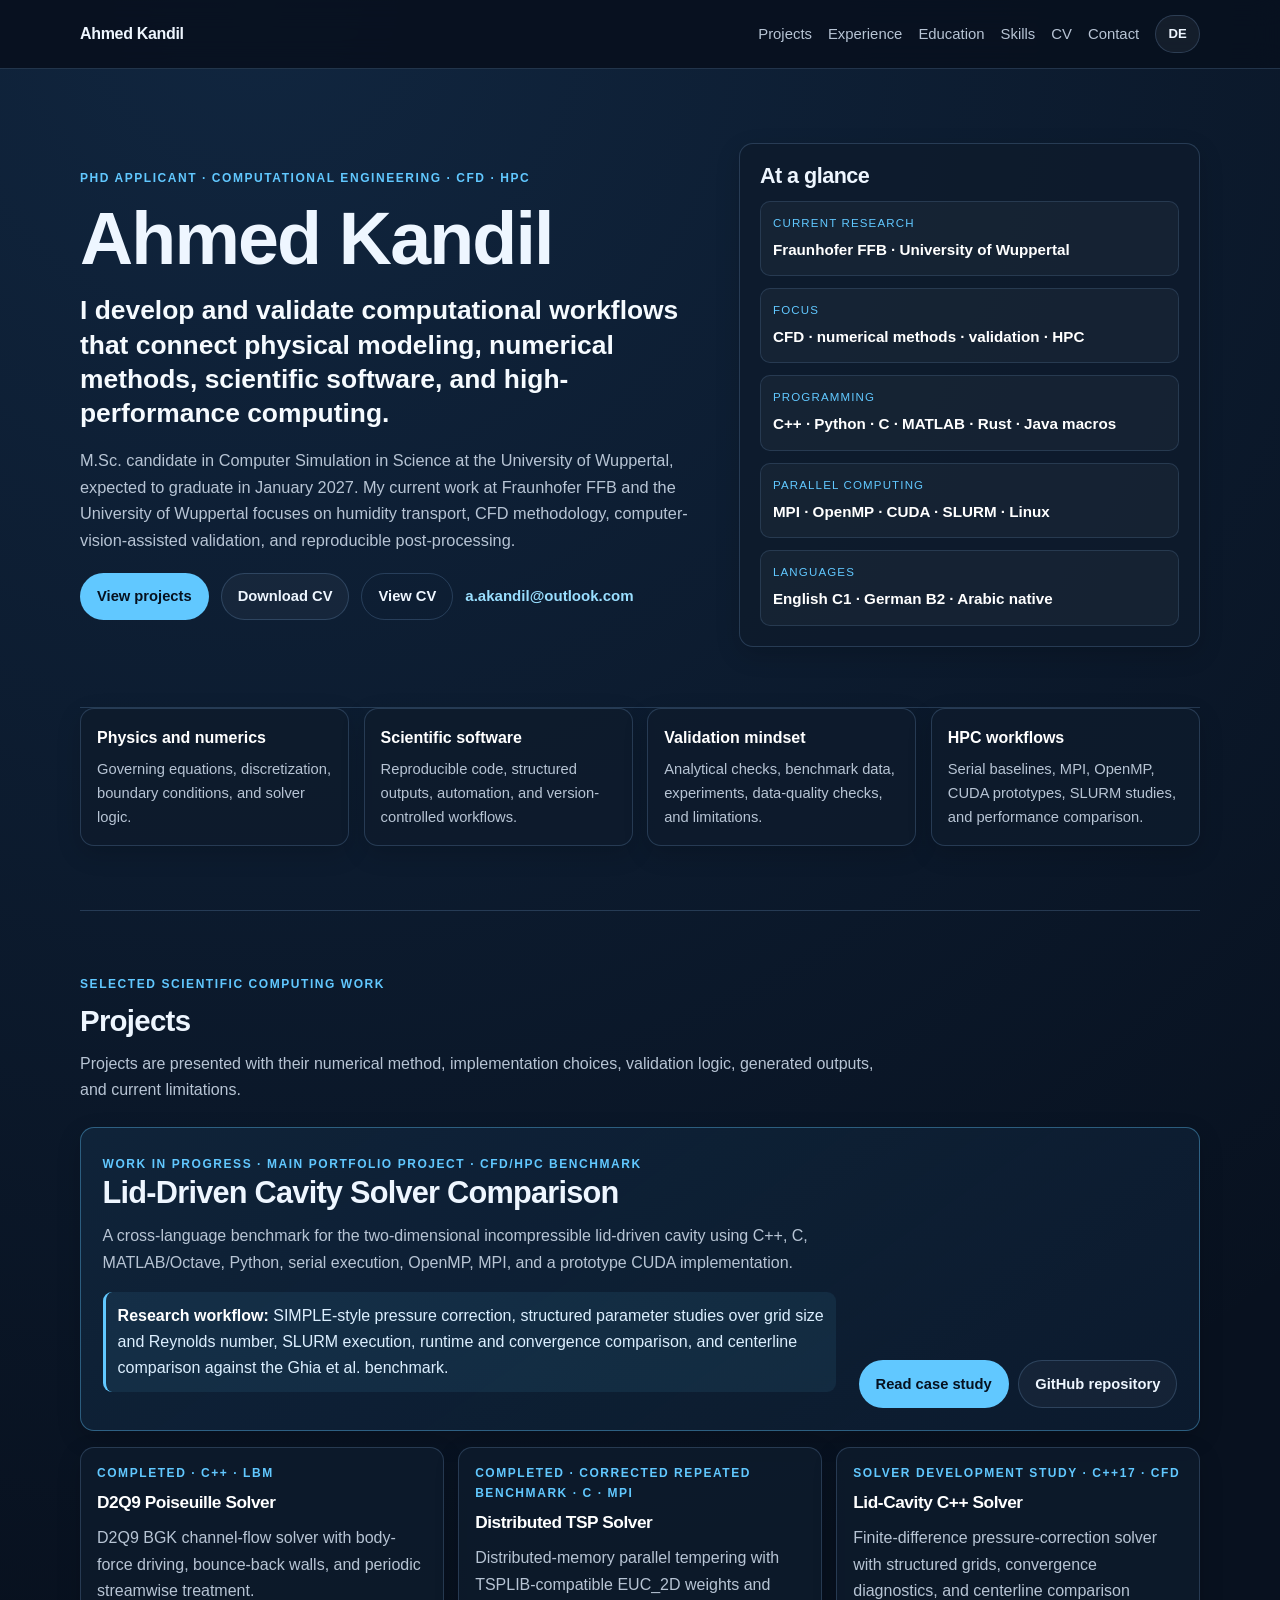
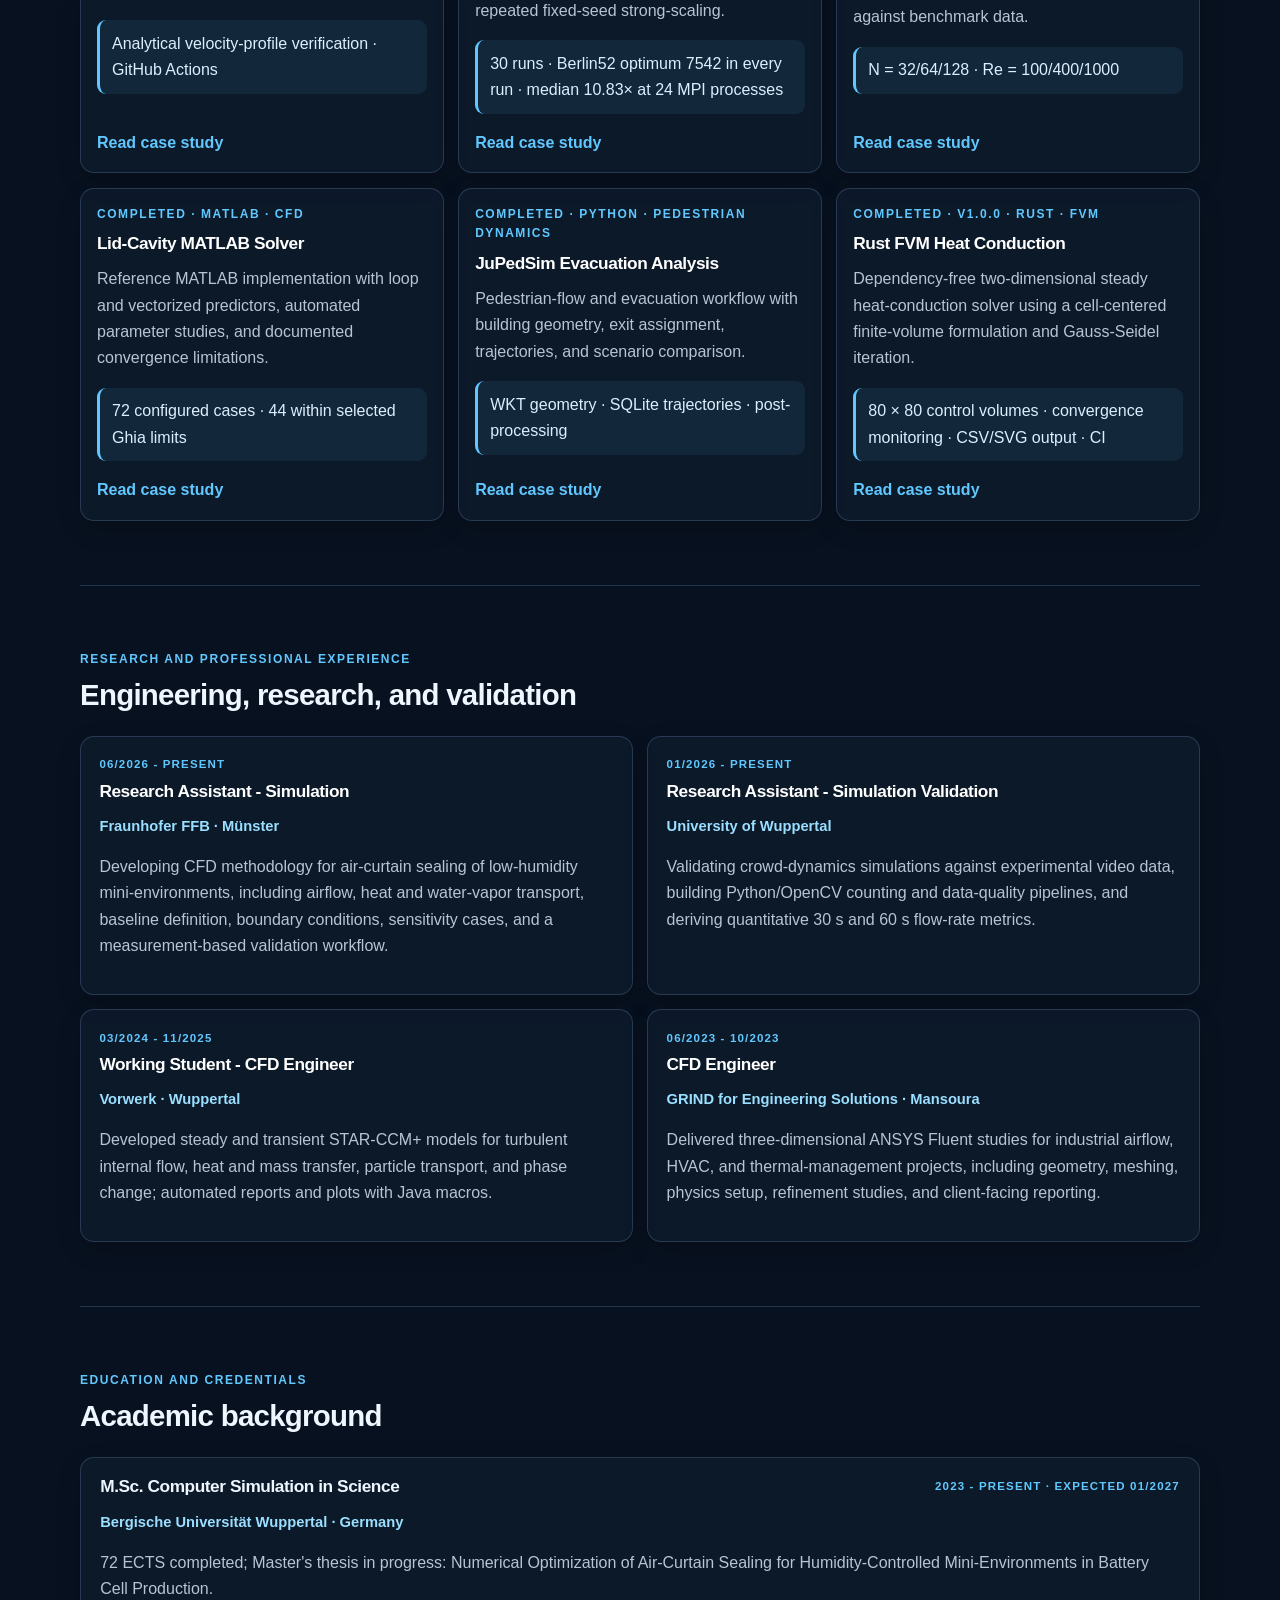
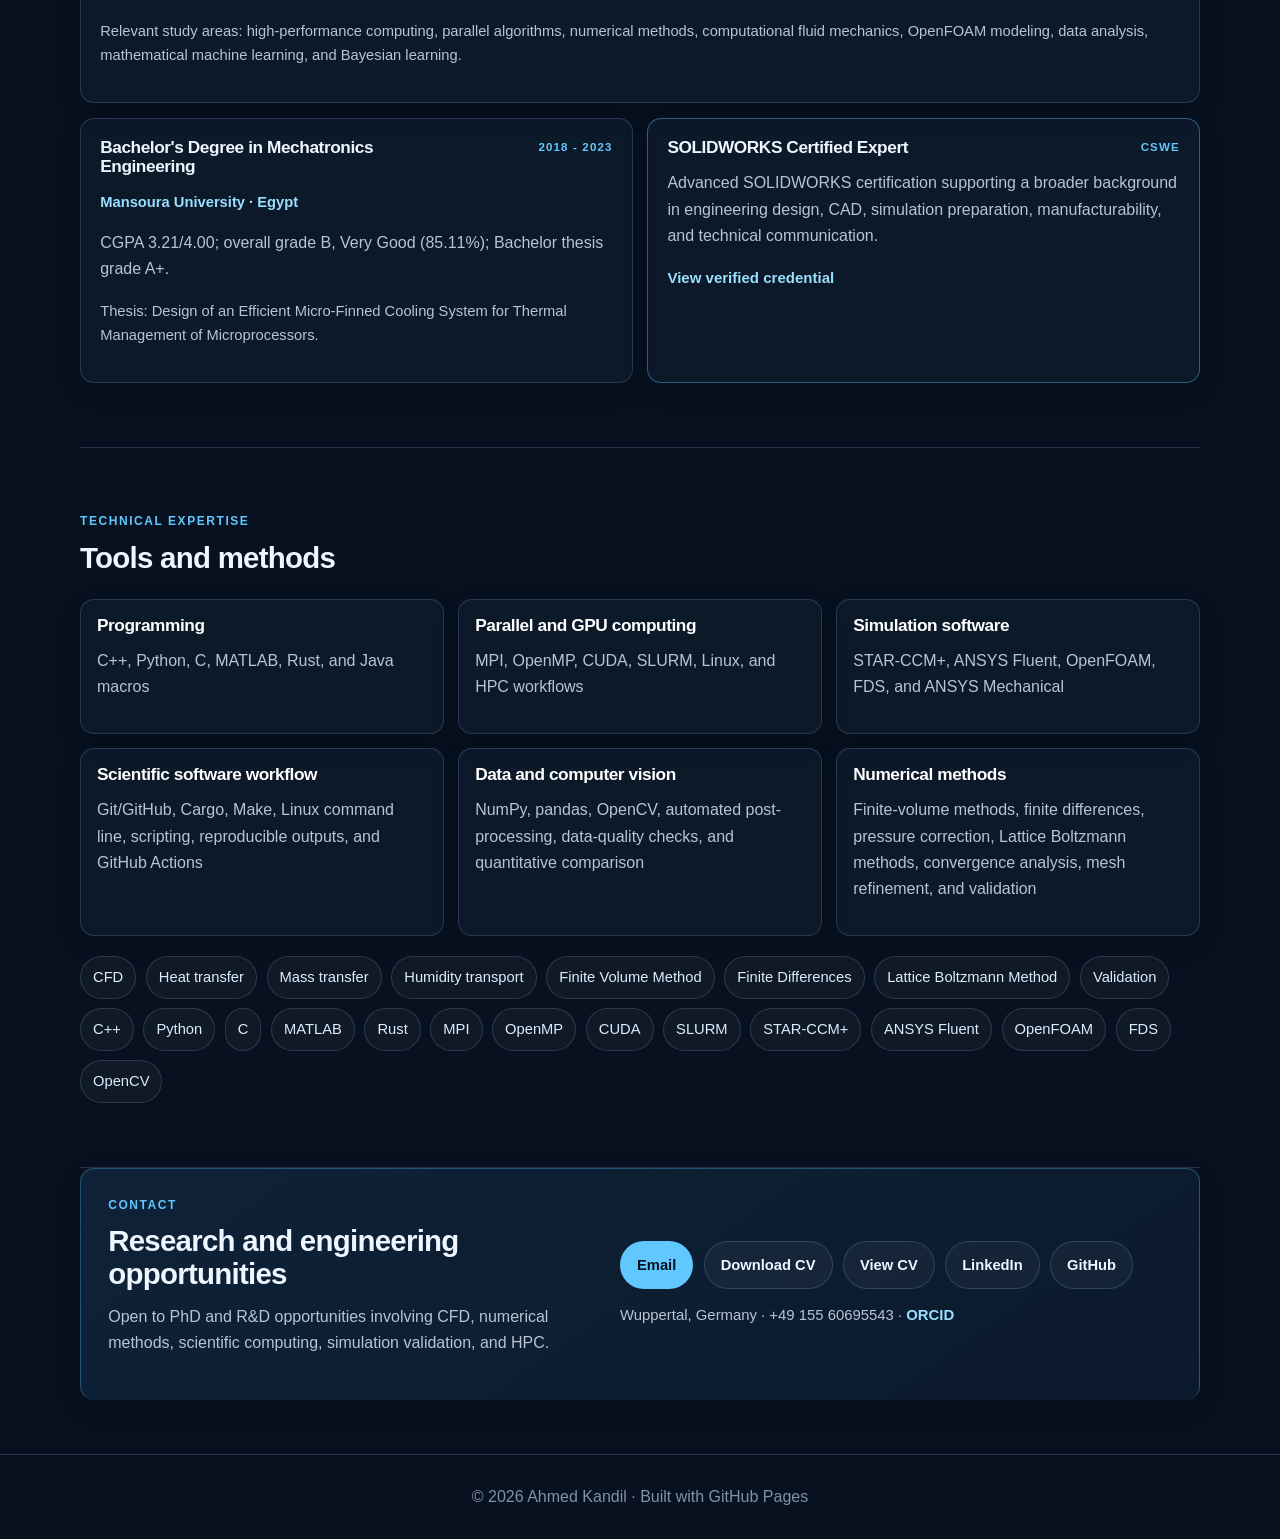
<file: index.html>
<!doctype html>
<html lang="en">
<head>
  <meta charset="utf-8">
  <meta name="viewport" content="width=device-width, initial-scale=1">
  <title>Ahmed Kandil | Computational Engineer · CFD · HPC</title>
  <meta name="description" content="Ahmed Kandil's computational-engineering portfolio: CFD, numerical methods, scientific software, HPC, simulation validation, and research experience.">
  <meta name="theme-color" content="#08111f">
  <link rel="canonical" href="https://kandil2001.github.io/">
  <link rel="alternate" hreflang="en" href="https://kandil2001.github.io/">
  <link rel="alternate" hreflang="de" href="https://kandil2001.github.io/?lang=de">
  <link rel="icon" href="assets/images/favicon.svg" type="image/svg+xml">
  <link rel="stylesheet" href="style.css?v=202">
  <link rel="stylesheet" href="assets/language.css?v=1">
</head>
<body>
  <a class="skip-link" href="#main" data-i18n="skip">Skip to content</a>

  <header class="site-header">
    <nav class="nav" aria-label="Primary navigation">
      <a class="brand" href="/">Ahmed Kandil</a>
      <div class="nav-right">
        <div class="links">
          <a href="#projects" data-i18n="nav.projects">Projects</a>
          <a href="#experience" data-i18n="nav.experience">Experience</a>
          <a href="#education" data-i18n="nav.education">Education</a>
          <a href="#skills" data-i18n="nav.skills">Skills</a>
          <a href="cv.html" data-i18n="nav.cv">CV</a>
          <a href="#contact" data-i18n="nav.contact">Contact</a>
        </div>
        <button class="language-toggle" type="button" data-language-toggle aria-label="Website auf Deutsch anzeigen">DE</button>
      </div>
    </nav>
  </header>

  <main id="main">
    <section class="hero" aria-labelledby="hero-title">
      <div class="hero-main">
        <p class="eyebrow" data-i18n="hero.eyebrow">PhD Applicant · Computational Engineering · CFD · HPC</p>
        <h1 id="hero-title">Ahmed Kandil</h1>
        <p class="headline" data-i18n="hero.headline">I develop and validate computational workflows that connect physical modeling, numerical methods, scientific software, and high-performance computing.</p>
        <p class="hero-text" data-i18n="hero.text">M.Sc. candidate in Computer Simulation in Science at the University of Wuppertal, expected to graduate in January 2027. My current work at Fraunhofer FFB and the University of Wuppertal focuses on humidity transport, CFD methodology, computer-vision-assisted validation, and reproducible post-processing.</p>
        <div class="actions">
          <a class="button primary" href="#projects" data-i18n="actions.projects">View projects</a>
          <a class="button" href="Ahmed_Kandil_CV.pdf" download="Ahmed_Kandil_CV.pdf" data-i18n="actions.downloadCv">Download CV</a>
          <a class="button subtle-button" href="cv.html" data-i18n="actions.viewCv">View CV</a>
          <a class="text-link" href="mailto:a.akandil@outlook.com">a.akandil@outlook.com</a>
        </div>
      </div>

      <aside class="summary-card" aria-label="Profile summary">
        <h2 data-i18n="summary.title">At a glance</h2>
        <div class="summary-list">
          <div><span data-i18n="summary.researchLabel">Current research</span><strong>Fraunhofer FFB · University of Wuppertal</strong></div>
          <div><span data-i18n="summary.focusLabel">Focus</span><strong data-i18n="summary.focus">CFD · numerical methods · validation · HPC</strong></div>
          <div><span data-i18n="summary.programmingLabel">Programming</span><strong>C++ · Python · C · MATLAB · Rust · Java macros</strong></div>
          <div><span data-i18n="summary.parallelLabel">Parallel computing</span><strong>MPI · OpenMP · CUDA · SLURM · Linux</strong></div>
          <div><span data-i18n="summary.languagesLabel">Languages</span><strong data-i18n="summary.languages">English C1 · German B2 · Arabic native</strong></div>
        </div>
      </aside>
    </section>

    <section class="proof-strip" aria-label="Portfolio strengths">
      <article><strong data-i18n="proof.physicsTitle">Physics and numerics</strong><span data-i18n="proof.physicsText">Governing equations, discretization, boundary conditions, and solver logic.</span></article>
      <article><strong data-i18n="proof.softwareTitle">Scientific software</strong><span data-i18n="proof.softwareText">Reproducible code, structured outputs, automation, and version-controlled workflows.</span></article>
      <article><strong data-i18n="proof.validationTitle">Validation mindset</strong><span data-i18n="proof.validationText">Analytical checks, benchmark data, experiments, data-quality checks, and limitations.</span></article>
      <article><strong data-i18n="proof.hpcTitle">HPC workflows</strong><span data-i18n="proof.hpcText">Serial baselines, MPI, OpenMP, CUDA prototypes, SLURM studies, and performance comparison.</span></article>
    </section>

    <section id="projects" class="section" aria-labelledby="projects-title">
      <div class="section-heading">
        <p class="eyebrow" data-i18n="projects.eyebrow">Selected scientific computing work</p>
        <h2 id="projects-title" data-i18n="projects.title">Projects</h2>
        <p data-i18n="projects.intro">Projects are presented with their numerical method, implementation choices, validation logic, generated outputs, and current limitations.</p>
      </div>

      <article class="project-feature">
        <div>
          <span class="project-label" data-i18n="projects.feature.label">Work in progress · Main portfolio project · CFD/HPC benchmark</span>
          <h3>Lid-Driven Cavity Solver Comparison</h3>
          <p data-i18n="projects.feature.text">A cross-language benchmark for the two-dimensional incompressible lid-driven cavity using C++, C, MATLAB/Octave, Python, serial execution, OpenMP, MPI, and a prototype CUDA implementation.</p>
          <p class="proof"><strong data-i18n="projects.feature.workflowLabel">Research workflow:</strong> <span data-i18n="projects.feature.workflow">SIMPLE-style pressure correction, structured parameter studies over grid size and Reynolds number, SLURM execution, runtime and convergence comparison, and centerline comparison against the Ghia et al. benchmark.</span></p>
        </div>
        <div class="project-buttons">
          <a class="button primary" href="projects/lid-cavity-comparison.html" data-i18n="projects.caseStudy">Read case study</a>
          <a class="button" href="https://github.com/Kandil2001/LidCavity_Solver_Comparison" target="_blank" rel="noopener noreferrer" data-i18n="projects.repository">GitHub repository</a>
        </div>
      </article>

      <div class="project-grid project-grid-six">
        <article class="card"><p class="project-label" data-i18n="projects.lbm.label">Completed · C++ · LBM</p><h3>D2Q9 Poiseuille Solver</h3><p data-i18n="projects.lbm.text">D2Q9 BGK channel-flow solver with body-force driving, bounce-back walls, and periodic streamwise treatment.</p><p class="proof" data-i18n="projects.lbm.proof">Analytical velocity-profile verification · GitHub Actions</p><a href="projects/lbm-poiseuille.html" data-i18n="projects.caseStudy">Read case study</a></article>
        <article class="card"><p class="project-label" data-i18n="projects.tsp.label">Completed · corrected repeated benchmark · C · MPI</p><h3>Distributed TSP Solver</h3><p data-i18n="projects.tsp.text">Distributed-memory parallel tempering with TSPLIB-compatible EUC_2D weights and repeated fixed-seed strong-scaling.</p><p class="proof" data-i18n="projects.tsp.proof">30 runs · Berlin52 optimum 7542 in every run · median 10.83× at 24 MPI processes</p><a href="projects/distributed-tsp.html" data-i18n="projects.caseStudy">Read case study</a></article>
        <article class="card"><p class="project-label" data-i18n="projects.cpp.label">Solver development study · C++17 · CFD</p><h3>Lid-Cavity C++ Solver</h3><p data-i18n="projects.cpp.text">Finite-difference pressure-correction solver with structured grids, convergence diagnostics, and centerline comparison against benchmark data.</p><p class="proof">N = 32/64/128 · Re = 100/400/1000</p><a href="projects/lid-cavity-cpp.html" data-i18n="projects.caseStudy">Read case study</a></article>
        <article class="card"><p class="project-label" data-i18n="projects.matlab.label">Completed · MATLAB · CFD</p><h3>Lid-Cavity MATLAB Solver</h3><p data-i18n="projects.matlab.text">Reference MATLAB implementation with loop and vectorized predictors, automated parameter studies, and documented convergence limitations.</p><p class="proof" data-i18n="projects.matlab.proof">72 configured cases · 44 within selected Ghia limits</p><a href="projects/lid-cavity.html" data-i18n="projects.caseStudy">Read case study</a></article>
        <article class="card"><p class="project-label" data-i18n="projects.jps.label">Completed · Python · Pedestrian dynamics</p><h3>JuPedSim Evacuation Analysis</h3><p data-i18n="projects.jps.text">Pedestrian-flow and evacuation workflow with building geometry, exit assignment, trajectories, and scenario comparison.</p><p class="proof" data-i18n="projects.jps.proof">WKT geometry · SQLite trajectories · post-processing</p><a href="projects/pedestrian-simulation.html" data-i18n="projects.caseStudy">Read case study</a></article>
        <article class="card"><p class="project-label" data-i18n="projects.rust.label">Completed · v1.0.0 · Rust · FVM</p><h3>Rust FVM Heat Conduction</h3><p data-i18n="projects.rust.text">Dependency-free two-dimensional steady heat-conduction solver using a cell-centered finite-volume formulation and Gauss-Seidel iteration.</p><p class="proof" data-i18n="projects.rust.proof">80 × 80 control volumes · convergence monitoring · CSV/SVG output · CI</p><a href="projects/rust-fvm-heat-conduction.html" data-i18n="projects.caseStudy">Read case study</a></article>
      </div>
    </section>

    <section id="experience" class="section" aria-labelledby="experience-title">
      <div class="section-heading"><p class="eyebrow" data-i18n="experience.eyebrow">Research and professional experience</p><h2 id="experience-title" data-i18n="experience.title">Engineering, research, and validation</h2></div>
      <div class="experience-list">
        <article><span data-i18n="dates.present2026">06/2026 - present</span><h3 data-i18n="experience.ffb.title">Research Assistant - Simulation</h3><p class="organization">Fraunhofer FFB · Münster</p><p data-i18n="experience.ffb.text">Developing CFD methodology for air-curtain sealing of low-humidity mini-environments, including airflow, heat and water-vapor transport, baseline definition, boundary conditions, sensitivity cases, and a measurement-based validation workflow.</p></article>
        <article><span data-i18n="dates.presentJan2026">01/2026 - present</span><h3 data-i18n="experience.uni.title">Research Assistant - Simulation Validation</h3><p class="organization" data-i18n="experience.uni.org">University of Wuppertal</p><p data-i18n="experience.uni.text">Validating crowd-dynamics simulations against experimental video data, building Python/OpenCV counting and data-quality pipelines, and deriving quantitative 30 s and 60 s flow-rate metrics.</p></article>
        <article><span>03/2024 - 11/2025</span><h3 data-i18n="experience.vorwerk.title">Working Student - CFD Engineer</h3><p class="organization">Vorwerk · Wuppertal</p><p data-i18n="experience.vorwerk.text">Developed steady and transient STAR-CCM+ models for turbulent internal flow, heat and mass transfer, particle transport, and phase change; automated reports and plots with Java macros.</p></article>
        <article><span>06/2023 - 10/2023</span><h3 data-i18n="experience.grind.title">CFD Engineer</h3><p class="organization">GRIND for Engineering Solutions · Mansoura</p><p data-i18n="experience.grind.text">Delivered three-dimensional ANSYS Fluent studies for industrial airflow, HVAC, and thermal-management projects, including geometry, meshing, physics setup, refinement studies, and client-facing reporting.</p></article>
      </div>
    </section>

    <section id="education" class="section" aria-labelledby="education-title">
      <div class="section-heading"><p class="eyebrow" data-i18n="education.eyebrow">Education and credentials</p><h2 id="education-title" data-i18n="education.title">Academic background</h2></div>
      <div class="education-grid">
        <article class="education-card"><div class="education-top"><h3>M.Sc. Computer Simulation in Science</h3><span data-i18n="education.msc.date">2023 - present · expected 01/2027</span></div><p class="organization">Bergische Universität Wuppertal · Germany</p><p data-i18n="education.msc.text">72 ECTS completed; Master's thesis in progress: Numerical Optimization of Air-Curtain Sealing for Humidity-Controlled Mini-Environments in Battery Cell Production.</p><p class="small" data-i18n="education.msc.courses">Relevant study areas: high-performance computing, parallel algorithms, numerical methods, computational fluid mechanics, OpenFOAM modeling, data analysis, mathematical machine learning, and Bayesian learning.</p></article>
        <article class="education-card"><div class="education-top"><h3 data-i18n="education.bsc.title">Bachelor's Degree in Mechatronics Engineering</h3><span>2018 - 2023</span></div><p class="organization" data-i18n="education.bsc.org">Mansoura University · Egypt</p><p data-i18n="education.bsc.grade">CGPA 3.21/4.00; overall grade B, Very Good (85.11%); Bachelor thesis grade A+.</p><p class="small" data-i18n="education.bsc.thesis">Thesis: Design of an Efficient Micro-Finned Cooling System for Thermal Management of Microprocessors.</p></article>
        <article class="education-card credential-card"><div class="education-top"><h3>SOLIDWORKS Certified Expert</h3><span>CSWE</span></div><p data-i18n="education.cswe.text">Advanced SOLIDWORKS certification supporting a broader background in engineering design, CAD, simulation preparation, manufacturability, and technical communication.</p><a class="text-link" href="https://www.credly.com/badges/5e27da77-882e-4fb2-ad0f-464ba1ae4d30/public_url" target="_blank" rel="noopener noreferrer" data-i18n="education.cswe.link">View verified credential</a></article>
      </div>
    </section>

    <section id="skills" class="section" aria-labelledby="skills-title">
      <div class="section-heading"><p class="eyebrow" data-i18n="skills.eyebrow">Technical expertise</p><h2 id="skills-title" data-i18n="skills.title">Tools and methods</h2></div>
      <div class="skills-grid">
        <article><h3 data-i18n="skills.programming.title">Programming</h3><p>C++, Python, C, MATLAB, Rust, and Java macros</p></article>
        <article><h3 data-i18n="skills.parallel.title">Parallel and GPU computing</h3><p data-i18n="skills.parallel.text">MPI, OpenMP, CUDA, SLURM, Linux, and HPC workflows</p></article>
        <article><h3 data-i18n="skills.software.title">Simulation software</h3><p>STAR-CCM+, ANSYS Fluent, OpenFOAM, FDS, and ANSYS Mechanical</p></article>
        <article><h3 data-i18n="skills.workflow.title">Scientific software workflow</h3><p data-i18n="skills.workflow.text">Git/GitHub, Cargo, Make, Linux command line, scripting, reproducible outputs, and GitHub Actions</p></article>
        <article><h3 data-i18n="skills.data.title">Data and computer vision</h3><p data-i18n="skills.data.text">NumPy, pandas, OpenCV, automated post-processing, data-quality checks, and quantitative comparison</p></article>
        <article><h3 data-i18n="skills.numerics.title">Numerical methods</h3><p data-i18n="skills.numerics.text">Finite-volume methods, finite differences, pressure correction, Lattice Boltzmann methods, convergence analysis, mesh refinement, and validation</p></article>
      </div>
      <div class="skill-cloud" aria-label="Skill keywords"><span>CFD</span><span data-i18n="skills.heat">Heat transfer</span><span data-i18n="skills.mass">Mass transfer</span><span data-i18n="skills.humidity">Humidity transport</span><span>Finite Volume Method</span><span>Finite Differences</span><span>Lattice Boltzmann Method</span><span data-i18n="skills.validation">Validation</span><span>C++</span><span>Python</span><span>C</span><span>MATLAB</span><span>Rust</span><span>MPI</span><span>OpenMP</span><span>CUDA</span><span>SLURM</span><span>STAR-CCM+</span><span>ANSYS Fluent</span><span>OpenFOAM</span><span>FDS</span><span>OpenCV</span></div>
    </section>

    <section id="contact" class="section final-cta" aria-labelledby="contact-title">
      <div class="final-copy"><p class="eyebrow" data-i18n="contact.eyebrow">Contact</p><h2 id="contact-title" data-i18n="contact.title">Research and engineering opportunities</h2><p data-i18n="contact.text">Open to PhD and R&amp;D opportunities involving CFD, numerical methods, scientific computing, simulation validation, and HPC.</p></div>
      <div class="final-panel"><div class="final-links"><a class="button primary" href="mailto:a.akandil@outlook.com" data-i18n="contact.email">Email</a><a class="button" href="Ahmed_Kandil_CV.pdf" download="Ahmed_Kandil_CV.pdf" data-i18n="actions.downloadCv">Download CV</a><a class="button" href="cv.html" data-i18n="actions.viewCv">View CV</a><a class="button" href="https://www.linkedin.com/in/ahmed-kandil03/" target="_blank" rel="noopener noreferrer">LinkedIn</a><a class="button" href="https://github.com/Kandil2001" target="_blank" rel="noopener noreferrer">GitHub</a></div><p class="small-contact">Wuppertal, Germany · +49 155 60695543 · <a href="https://orcid.org/0009-0007-2724-4565" target="_blank" rel="me noopener noreferrer">ORCID</a></p></div>
    </section>
  </main>

  <footer data-i18n="footer">© 2026 Ahmed Kandil · Built with GitHub Pages</footer>
  <script src="assets/language.js?v=2" defer></script>
</body>
</html>
</file>
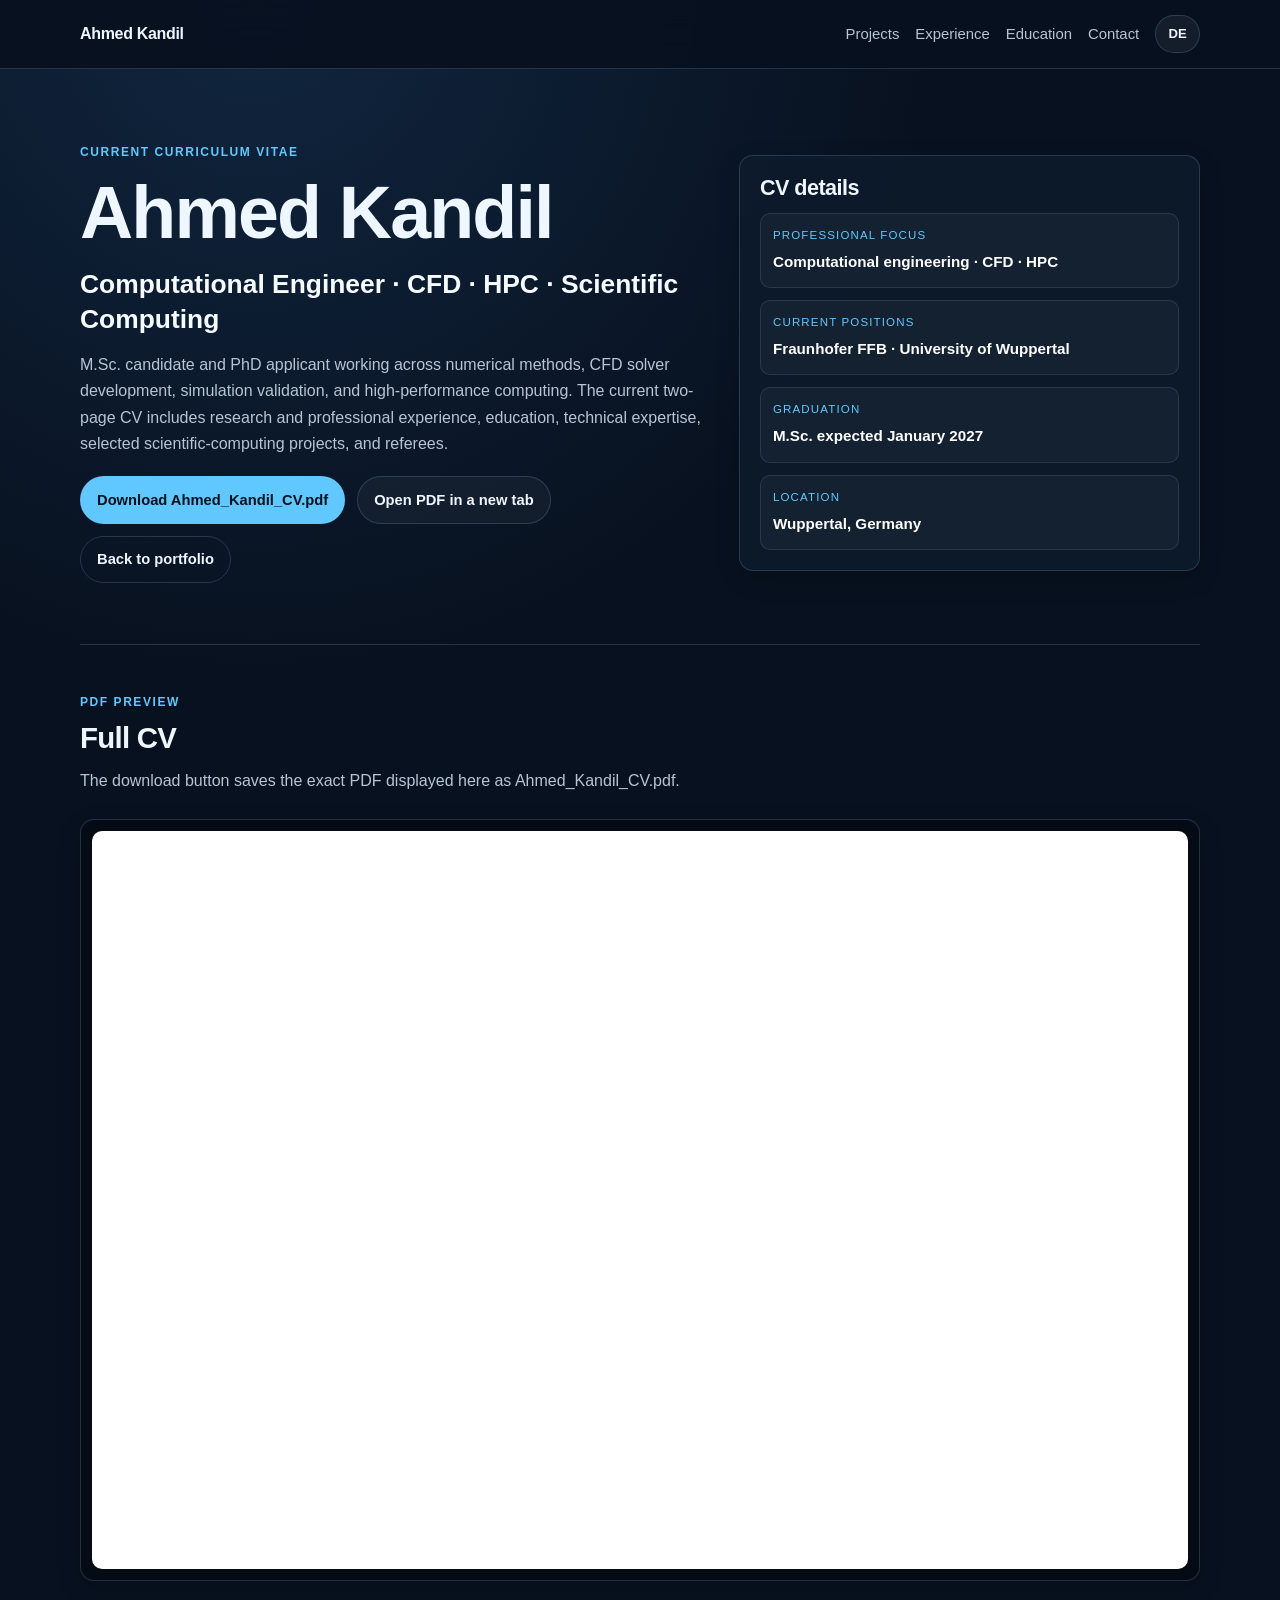
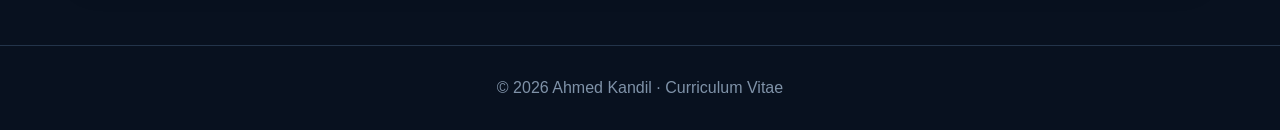
<file: cv.html>
<!doctype html>
<html lang="en">
<head>
  <meta charset="utf-8">
  <meta name="viewport" content="width=device-width, initial-scale=1">
  <title>CV | Ahmed Kandil</title>
  <meta name="description" content="Ahmed Kandil's current CV: computational engineering, CFD, numerical methods, scientific software, HPC, simulation validation, research experience, and selected projects.">
  <meta name="theme-color" content="#08111f">
  <link rel="canonical" href="https://kandil2001.github.io/cv.html">
  <link rel="alternate" hreflang="en" href="https://kandil2001.github.io/cv.html">
  <link rel="alternate" hreflang="de" href="https://kandil2001.github.io/cv.html?lang=de">
  <link rel="icon" href="assets/images/favicon.svg" type="image/svg+xml">
  <link rel="stylesheet" href="style.css?v=202">
  <link rel="stylesheet" href="assets/language.css?v=1">
</head>
<body>
  <a class="skip-link" href="#main" data-i18n="skip">Skip to content</a>
  <header class="site-header">
    <nav class="nav" aria-label="CV navigation">
      <a class="brand" href="index.html">Ahmed Kandil</a>
      <div class="nav-right">
        <div class="links"><a href="index.html#projects" data-i18n="nav.projects">Projects</a><a href="index.html#experience" data-i18n="nav.experience">Experience</a><a href="index.html#education" data-i18n="nav.education">Education</a><a href="index.html#contact" data-i18n="nav.contact">Contact</a></div>
        <button class="language-toggle" type="button" data-language-toggle aria-label="Website auf Deutsch anzeigen">DE</button>
      </div>
    </nav>
  </header>

  <main id="main" class="cv-page">
    <section class="cv-intro" aria-labelledby="cv-title">
      <div>
        <p class="eyebrow" data-i18n="cv.eyebrow">Current curriculum vitae</p>
        <h1 id="cv-title">Ahmed Kandil</h1>
        <p class="headline">Computational Engineer · CFD · HPC · Scientific Computing</p>
        <p data-i18n="cv.intro">M.Sc. candidate and PhD applicant working across numerical methods, CFD solver development, simulation validation, and high-performance computing. The current two-page CV includes research and professional experience, education, technical expertise, selected scientific-computing projects, and referees.</p>
        <div class="actions"><a class="button primary" href="Ahmed_Kandil_CV.pdf" download="Ahmed_Kandil_CV.pdf" data-i18n="cv.download">Download Ahmed_Kandil_CV.pdf</a><a class="button" href="Ahmed_Kandil_CV.pdf" target="_blank" rel="noopener" data-i18n="cv.open">Open PDF in a new tab</a><a class="button subtle-button" href="index.html" data-i18n="cv.back">Back to portfolio</a></div>
      </div>
      <aside class="summary-card">
        <h2 data-i18n="cv.details">CV details</h2>
        <div class="summary-list">
          <div><span data-i18n="cv.focusLabel">Professional focus</span><strong data-i18n="cv.focus">Computational engineering · CFD · HPC</strong></div>
          <div><span data-i18n="cv.positionsLabel">Current positions</span><strong>Fraunhofer FFB · University of Wuppertal</strong></div>
          <div><span data-i18n="cv.graduationLabel">Graduation</span><strong data-i18n="cv.graduation">M.Sc. expected January 2027</strong></div>
          <div><span data-i18n="cv.locationLabel">Location</span><strong>Wuppertal, Germany</strong></div>
        </div>
      </aside>
    </section>

    <section class="pdf-section" aria-labelledby="preview-title">
      <div class="section-heading"><p class="eyebrow" data-i18n="cv.previewEyebrow">PDF preview</p><h2 id="preview-title" data-i18n="cv.full">Full CV</h2><p data-i18n="cv.previewText">The download button saves the exact PDF displayed here as Ahmed_Kandil_CV.pdf.</p></div>
      <div class="pdf-shell"><iframe class="pdf-frame" src="Ahmed_Kandil_CV.pdf#view=FitH" title="Ahmed Kandil CV PDF preview"></iframe><noscript><p><a href="Ahmed_Kandil_CV.pdf">Open Ahmed Kandil CV</a></p></noscript></div>
    </section>
  </main>

  <footer data-i18n="cv.footer">© 2026 Ahmed Kandil · Curriculum Vitae</footer>
  <script src="assets/language.js?v=2" defer></script>
</body>
</html>
</file>
<file: style.css>
/* Professional engineering portfolio */
:root {
  --bg: #08111f;
  --bg-deep: #050b14;
  --panel: #0e1b2d;
  --panel-soft: #10243a;
  --text: #eef6ff;
  --muted: #b7c4d4;
  --subtle: #7f92a8;
  --line: rgba(132, 179, 226, 0.22);
  --accent: #61c8ff;
  --accent-2: #9adfff;
  --radius: 14px;
  --shadow: 0 18px 45px rgba(0, 0, 0, 0.24);
}

* { box-sizing: border-box; }
html { scroll-behavior: smooth; }
body {
  margin: 0;
  font-family: Inter, "Segoe UI", Arial, sans-serif;
  color: var(--text);
  line-height: 1.65;
  background: radial-gradient(circle at 20% 0%, rgba(47, 112, 178, 0.22), transparent 34%), var(--bg);
}
a { color: inherit; }
img { max-width: 100%; }
code { color: #d9f2ff; background: rgba(255,255,255,.055); border: 1px solid var(--line); border-radius: 6px; padding: .08rem .28rem; }
.skip-link { position: absolute; left: -999px; top: -999px; }
.skip-link:focus { left: 1rem; top: 1rem; z-index: 999; background: #fff; color: #000; padding: .6rem .8rem; border-radius: 8px; }

.site-header {
  position: sticky;
  top: 0;
  z-index: 100;
  border-bottom: 1px solid var(--line);
  background: rgba(8, 17, 31, 0.92);
  backdrop-filter: blur(14px);
}
.nav, .navbar, main { width: min(1120px, calc(100% - 2rem)); margin: 0 auto; }
.nav, .navbar { min-height: 68px; display: flex; align-items: center; justify-content: space-between; gap: 1rem; }
.brand, .logo { font-weight: 800; text-decoration: none; letter-spacing: -0.02em; }
.links, .nav-links { display: flex; gap: 1rem; flex-wrap: wrap; }
.links a, .nav-links a { color: var(--muted); text-decoration: none; font-size: .93rem; }
.links a:hover, .nav-links a:hover { color: var(--accent); }
.menu-toggle { display: none; }

section { padding: 4rem 0; border-bottom: 1px solid var(--line); }
section:last-of-type { border-bottom: 0; }
.hero, .cv-intro { display: grid; grid-template-columns: 1.15fr .85fr; gap: 2.2rem; align-items: center; padding-top: 4.6rem; padding-bottom: 3.8rem; }
.eyebrow, .project-label, .section-label { margin: 0 0 .6rem; color: var(--accent); text-transform: uppercase; letter-spacing: .13em; font-size: .75rem; font-weight: 800; }
h1, h2, h3 { margin: 0 0 .8rem; line-height: 1.12; letter-spacing: -0.025em; }
h1 { font-size: clamp(2.7rem, 6vw, 4.6rem); }
h2 { font-size: clamp(1.55rem, 2.3vw, 2.15rem); }
h3 { font-size: 1.08rem; }
p { margin: 0 0 1rem; color: var(--muted); }
ul { color: var(--muted); }
.headline { max-width: 760px; color: #f6fbff; font-size: clamp(1.2rem, 2.2vw, 1.65rem); font-weight: 650; line-height: 1.3; }
.hero-text { max-width: 760px; font-size: 1.02rem; }
.organization { color: var(--accent-2); font-weight: 700; font-size: .92rem; }
.small { font-size: .92rem; }
.actions, .button-row { display: flex; flex-wrap: wrap; gap: .75rem; align-items: center; margin-top: 1.15rem; }
.button {
  display: inline-flex;
  align-items: center;
  justify-content: center;
  text-decoration: none;
  border: 1px solid var(--line);
  border-radius: 999px;
  padding: .67rem 1rem;
  background: rgba(255, 255, 255, .04);
  color: var(--text);
  font-weight: 700;
  font-size: .92rem;
  transition: transform .2s, border-color .2s, background .2s;
}
.button.primary { background: var(--accent); color: #06111f; border-color: transparent; }
.button.subtle-button { background: transparent; }
.button:hover { transform: translateY(-1px); border-color: var(--accent); }
.text-link { color: var(--accent-2); text-decoration: none; font-size: .94rem; font-weight: 700; }
.text-link:hover { text-decoration: underline; }

.summary-card, .card, .project-feature, .proof-strip article, .experience-list article, .education-card, .skills-grid article, .final-cta, .pdf-shell, .info-list > div, .metric {
  background: rgba(14, 27, 45, .82);
  border: 1px solid var(--line);
  border-radius: var(--radius);
  box-shadow: 0 8px 24px rgba(0,0,0,.16);
}
.summary-card { padding: 1.25rem; }
.summary-card h2 { font-size: 1.35rem; }
.summary-list { display: grid; gap: .75rem; }
.summary-list div { padding: .75rem; border-radius: 10px; background: rgba(255,255,255,.035); border: 1px solid rgba(132,179,226,.16); }
.summary-list span { display: block; color: var(--accent); font-size: .72rem; text-transform: uppercase; letter-spacing: .1em; margin-bottom: .25rem; }
.summary-list strong { color: #fff; font-size: .95rem; }

.proof-strip { display: grid; grid-template-columns: repeat(4, 1fr); gap: .9rem; padding-top: 0; }
.proof-strip article { padding: 1rem; }
.proof-strip strong { display: block; color: #fff; margin-bottom: .3rem; }
.proof-strip span { display: block; color: var(--muted); font-size: .92rem; }
.section-heading { max-width: 820px; margin-bottom: 1.5rem; }
.project-feature { display: grid; grid-template-columns: 1fr auto; gap: 1.4rem; align-items: end; padding: 1.35rem; border-color: rgba(97,200,255,.38); background: linear-gradient(145deg, rgba(16,36,58,.95), rgba(12,28,48,.86)); }
.project-feature h3 { font-size: clamp(1.45rem, 2.4vw, 2rem); }
.proof { padding: .65rem .75rem; border-left: 3px solid var(--accent); border-radius: 9px; background: rgba(97,200,255,.08); color: #dcefff; }
.proof strong { color: #fff; }
.project-buttons, .project-links { display: flex; flex-wrap: wrap; gap: .6rem; }
.project-grid { display: grid; grid-template-columns: repeat(3, minmax(0, 1fr)); gap: .9rem; margin-top: 1rem; }
.card { padding: 1rem; min-height: 260px; display: flex; flex-direction: column; }
.card h3 { color: #fff; }
.card a { color: var(--accent); text-decoration: none; font-weight: 700; margin-top: auto; }
.card a:hover { text-decoration: underline; }

.experience-list { display: grid; grid-template-columns: repeat(2, minmax(0, 1fr)); gap: .9rem; }
.experience-list article { padding: 1.15rem; }
.experience-list span, .education-top span { display: block; color: var(--accent); text-transform: uppercase; letter-spacing: .1em; font-size: .72rem; font-weight: 800; margin-bottom: .45rem; }
.experience-list h3 { color: #fff; }

.education-grid { display: grid; grid-template-columns: repeat(2, minmax(0, 1fr)); gap: .9rem; }
.education-card { padding: 1.2rem; }
.education-card:first-child { grid-column: span 2; }
.education-top { display: flex; justify-content: space-between; gap: 1rem; align-items: flex-start; }
.education-top span { text-align: right; min-width: 140px; }
.credential-card { border-color: rgba(97,200,255,.4); }

.skills-grid { display: grid; grid-template-columns: repeat(3, minmax(0, 1fr)); gap: .9rem; margin-bottom: 1.3rem; }
.skills-grid article { padding: 1rem; }
.skills-grid h3 { color: #fff; }
.skill-cloud { display: flex; flex-wrap: wrap; gap: .6rem; }
.skill-cloud span { border: 1px solid var(--line); border-radius: 999px; padding: .5rem .75rem; color: #dcecff; background: rgba(255,255,255,.035); font-size: .92rem; }

.final-cta { display: grid; grid-template-columns: 1fr 1.15fr; gap: 2rem; align-items: center; padding: 1.7rem; margin-bottom: 3.4rem; border-color: rgba(97,200,255,.32); background: linear-gradient(145deg, rgba(16,36,58,.92), rgba(12,28,48,.82)); }
.final-copy p:last-child { max-width: 560px; }
.final-panel { display: grid; gap: .9rem; }
.final-links { display: flex; flex-wrap: wrap; gap: .65rem; }
.small-contact { margin: 0; font-size: .93rem; color: var(--muted); }
.small-contact a { color: var(--accent-2); text-decoration: none; font-weight: 700; }
footer { padding: 1.8rem; text-align: center; color: var(--subtle); border-top: 1px solid var(--line); }

/* CV page */
.cv-page { min-height: 100vh; }
.cv-intro { border-bottom: 1px solid var(--line); }
.pdf-section { padding-top: 3rem; }
.pdf-shell { padding: .7rem; overflow: hidden; background: var(--bg-deep); }
.pdf-frame { display: block; width: 100%; height: min(82vh, 1100px); min-height: 720px; border: 0; border-radius: 10px; background: #fff; }

/* Existing project case-study pages */
.project-page { padding-bottom: 3rem; }
.project-hero { padding-top: 4.2rem; }
.project-hero h1 { max-width: 900px; }
.project-image { width: 100%; max-height: 620px; object-fit: contain; margin-top: 1.5rem; padding: .5rem; background: #fff; border: 1px solid var(--line); border-radius: var(--radius); }
.project-content-section { max-width: 920px; }
.project-content-section h2 { margin-top: 2rem; }
.project-content-section a { color: var(--accent-2); }
.proof-grid { display: grid; grid-template-columns: repeat(4, minmax(0, 1fr)); gap: .8rem; }
.metric { padding: 1rem; }
.metric strong { display: block; color: #fff; font-size: 1.15rem; }
.metric span { display: block; color: var(--muted); font-size: .88rem; }
.info-list { display: grid; grid-template-columns: repeat(3, minmax(0, 1fr)); gap: .8rem; }
.info-list > div { padding: 1rem; }
.result-gallery { display: grid; grid-template-columns: repeat(2, minmax(0, 1fr)); gap: 1rem; }
.result-gallery figure { margin: 0; padding: .75rem; background: rgba(14, 27, 45, .82); border: 1px solid var(--line); border-radius: var(--radius); }
.result-gallery img { width: 100%; background: #fff; border-radius: 8px; }
.result-gallery figcaption { margin-top: .55rem; color: var(--muted); font-size: .9rem; }

@media (max-width: 980px) {
  .hero, .cv-intro, .project-feature, .final-cta { grid-template-columns: 1fr; }
  .proof-strip, .proof-grid { grid-template-columns: repeat(2, 1fr); }
  .project-grid, .skills-grid { grid-template-columns: repeat(2, 1fr); }
  .education-grid { grid-template-columns: 1fr; }
  .education-card:first-child { grid-column: auto; }
  .project-buttons { justify-content: flex-start; }
}

@media (max-width: 700px) {
  .nav, .navbar, main { width: min(100% - 1.2rem, 1120px); }
  .nav, .navbar { align-items: flex-start; flex-direction: column; padding: .8rem 0; }
  .links, .nav-links { gap: .7rem; }
  section { padding: 3rem 0; }
  .proof-strip, .project-grid, .experience-list, .skills-grid, .proof-grid, .info-list, .result-gallery { grid-template-columns: 1fr; }
  .education-top { flex-direction: column; gap: .2rem; }
  .education-top span { text-align: left; min-width: auto; }
  .final-cta { padding: 1.2rem; margin-bottom: 2rem; }
  h1 { font-size: clamp(2.4rem, 13vw, 3.6rem); }
  .pdf-frame { min-height: 620px; height: 75vh; }
}

@media print {
  .site-header, footer, .actions { display: none; }
  body { background: #fff; color: #000; }
  p, li { color: #111; }
  main { width: 100%; }
  .pdf-shell { border: 0; box-shadow: none; padding: 0; }
}
</file>
<file: assets/language.css>
.nav-right {
  display: flex;
  align-items: center;
  justify-content: flex-end;
  gap: 1rem;
}
.language-toggle {
  appearance: none;
  border: 1px solid var(--line);
  border-radius: 999px;
  min-width: 2.8rem;
  padding: .45rem .7rem;
  background: rgba(255, 255, 255, .055);
  color: var(--text);
  font: inherit;
  font-size: .82rem;
  font-weight: 800;
  cursor: pointer;
}
.language-toggle:hover,
.language-toggle:focus-visible {
  border-color: var(--accent);
  color: var(--accent-2);
  outline: none;
}
.cv-error {
  margin: 1rem;
  padding: 1rem;
  border: 1px solid rgba(255, 120, 120, .5);
  border-radius: 10px;
  color: #ffe2e2;
  background: rgba(120, 20, 20, .25);
}
@media (max-width: 700px) {
  .nav-right {
    width: 100%;
    align-items: flex-start;
    justify-content: space-between;
    gap: .75rem;
  }
  .nav-right .links {
    flex: 1;
  }
}
</file>
